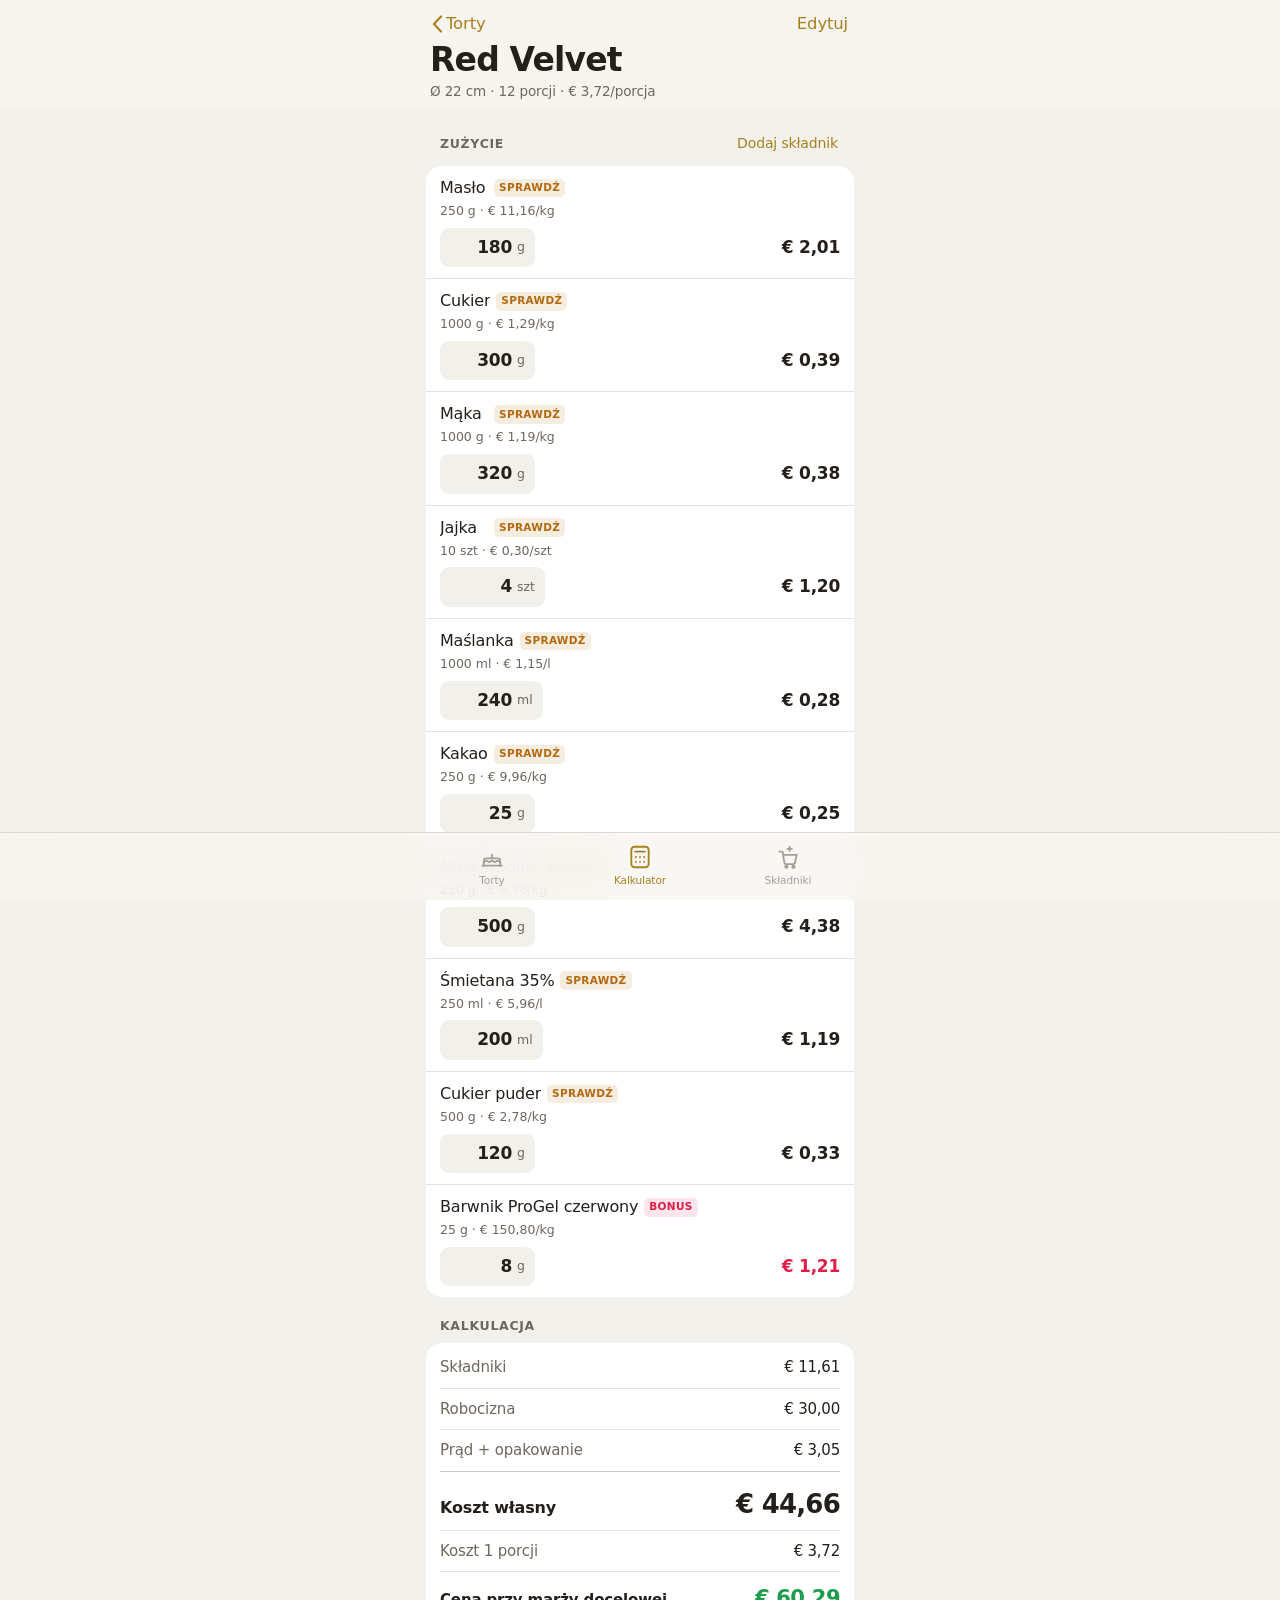
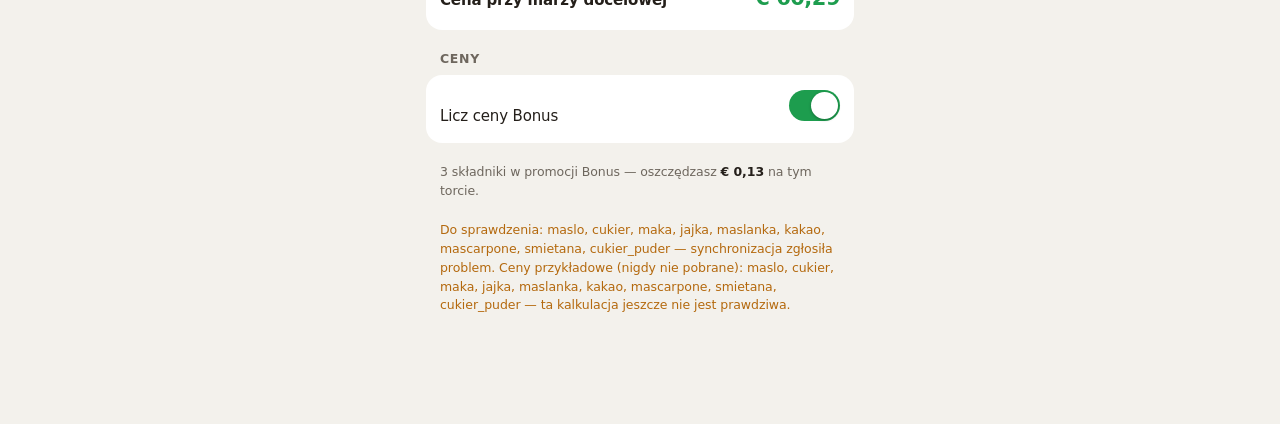
<file: docs/index.html>
<!doctype html>
<html lang="pl">
<head>
<meta charset="utf-8">
<meta name="viewport" content="width=device-width,initial-scale=1,viewport-fit=cover,maximum-scale=1">
<title>cukrowa dusza</title>
<meta name="description" content="Koszt tortu z aktualnych cen Albert Heijn.">
<meta name="theme-color" content="#F3F1EC" media="(prefers-color-scheme: light)">
<meta name="theme-color" content="#000000" media="(prefers-color-scheme: dark)">

<!-- iOS nadal wymaga tych meta do pelnego ekranu po dodaniu do ekranu domowego -->
<meta name="apple-mobile-web-app-capable" content="yes">
<meta name="apple-mobile-web-app-status-bar-style" content="default">
<meta name="apple-mobile-web-app-title" content="cukrowa dusza">
<link rel="apple-touch-icon" href="./icons/icon-180.png">

<link rel="manifest" href="./manifest.webmanifest">
<link rel="icon" href="./icons/icon-192.png" sizes="192x192">
<link rel="stylesheet" href="./app.css">
</head>
<body>

<!-- ───────── paski nawigacyjne ───────── -->
<header class="nav" data-nav="kalk">
  <div class="eyebrow">
    <button class="navbtn" data-act="back-to-cakes" type="button">
      <svg width="11" height="18" viewBox="0 0 11 18" fill="none" stroke="currentColor" stroke-width="2.2" stroke-linecap="round" stroke-linejoin="round"><path d="M9 1.5 2 9l7 7.5"/></svg>Torty
    </button>
    <button class="navbtn" data-act="edit-recipe" type="button">Edytuj</button>
  </div>
  <h1 data-bind="cake-name">—</h1>
  <p class="sub" data-bind="cake-sub"></p>
</header>

<header class="nav" data-nav="skl" hidden>
  <div class="eyebrow">
    <span></span>
    <button class="navbtn" data-act="new-ingredient" type="button">Dodaj produkt</button>
  </div>
  <h1>Składniki</h1>
  <p class="sub" data-bind="skl-sub"></p>
</header>

<header class="nav" data-nav="torty" hidden>
  <div class="eyebrow">
    <button class="navbtn" data-act="settings" type="button">Ustawienia</button>
    <button class="navbtn" data-act="new-recipe" type="button">Nowy tort</button>
  </div>
  <div class="brand">
    <img src="./icons/icon-192.png" alt="" width="30" height="30">
    <span class="wordmark" role="img" aria-label="cukrowa dusza"></span>
  </div>
  <h1>Torty</h1>
  <p class="sub" data-bind="torty-sub"></p>
</header>

<main>
  <!-- ───────── KALKULATOR ───────── -->
  <section class="screen" data-screen="kalk">
    <div class="ghead">
      <span>Zużycie</span>
      <button class="act navbtn" data-act="add-line" type="button" style="font-size:14px">Dodaj składnik</button>
    </div>
    <div class="group" data-bind="lines"></div>

    <div class="ghead">Kalkulacja</div>
    <div class="group pad" data-bind="summary"></div>

    <div class="ghead">Ceny</div>
    <div class="group pad">
      <div class="sline" style="padding:11px 0">
        <span class="k" style="color:var(--label)">Licz ceny Bonus</span>
        <button class="toggle" data-act="toggle-bonus" type="button" aria-pressed="true" aria-label="Licz ceny Bonus"></button>
      </div>
    </div>
    <p class="hint" data-bind="bonus-hint"></p>
    <p class="hint warn" data-bind="kalk-warn" hidden></p>
  </section>

  <!-- ───────── SKŁADNIKI ───────── -->
  <section class="screen" data-screen="skl" hidden>
    <div class="sync">
      <span class="dot" data-bind="sync-dot"></span>
      <div class="main">
        <div class="t" data-bind="sync-title">—</div>
        <div class="s" data-bind="sync-sub"></div>
      </div>
      <button type="button" data-act="refresh-prices" data-bind="refresh-btn">Odśwież</button>
    </div>
    <div data-bind="ingredients"></div>
    <p class="hint">Dotknij składnika, żeby wpisać cenę ręcznie. Ręczna cena wygrywa z synchronizacją i nie zostanie nadpisana.</p>
  </section>

  <!-- ───────── TORTY ───────── -->
  <section class="screen" data-screen="torty" hidden>
    <div data-bind="cakes"></div>
  </section>
</main>

<!-- ───────── pasek zakładek ───────── -->
<nav class="tabbar" aria-label="Nawigacja">
  <button type="button" data-go="torty" aria-pressed="false">
    <svg viewBox="0 0 24 24" fill="none" stroke="currentColor" stroke-width="1.7" stroke-linecap="round" stroke-linejoin="round"><path d="M3 20h18"/><path d="M4.5 20v-5.2c0-.9.7-1.6 1.6-1.6h11.8c.9 0 1.6.7 1.6 1.6V20"/><path d="M4.5 16.6c1.2 0 1.2-1.1 2.5-1.1s1.2 1.1 2.5 1.1 1.2-1.1 2.5-1.1 1.2 1.1 2.5 1.1 1.2-1.1 2.5-1.1 1.2 1.1 2.5 1.1"/><path d="M12 13V9.8"/></svg>
    <span>Torty</span>
  </button>
  <button type="button" data-go="kalk" aria-pressed="true">
    <svg viewBox="0 0 24 24" fill="none" stroke="currentColor" stroke-width="1.7" stroke-linecap="round" stroke-linejoin="round"><rect x="4" y="2.5" width="16" height="19" rx="3"/><path d="M7.5 7h9"/><circle cx="8.2" cy="12" r=".9" fill="currentColor" stroke="none"/><circle cx="12" cy="12" r=".9" fill="currentColor" stroke="none"/><circle cx="15.8" cy="12" r=".9" fill="currentColor" stroke="none"/><circle cx="8.2" cy="16.5" r=".9" fill="currentColor" stroke="none"/><circle cx="12" cy="16.5" r=".9" fill="currentColor" stroke="none"/><circle cx="15.8" cy="16.5" r=".9" fill="currentColor" stroke="none"/></svg>
    <span>Kalkulator</span>
  </button>
  <button type="button" data-go="skl" aria-pressed="false">
    <svg viewBox="0 0 24 24" fill="none" stroke="currentColor" stroke-width="1.7" stroke-linecap="round" stroke-linejoin="round"><path d="M4 7h3l1.6 10.2a1.6 1.6 0 0 0 1.6 1.4h6.6a1.6 1.6 0 0 0 1.6-1.3L20 10H7.3"/><circle cx="10.5" cy="21" r="1.1"/><circle cx="17" cy="21" r="1.1"/><path d="M13.5 2.5v4"/><path d="M11.5 4.5h4"/></svg>
    <span>Składniki</span>
  </button>
</nav>

<!-- ───────── arkusz: edycja tortu ───────── -->
<div class="sheet" data-sheet="recipe" hidden role="dialog" aria-modal="true" aria-label="Tort">
  <button class="scrim" data-act="close-sheet" type="button" aria-label="Zamknij"></button>
  <div class="panel">
    <div class="grab"></div>
    <div class="shead">
      <button class="navbtn" data-act="close-sheet" type="button">Anuluj</button>
      <h2 data-bind="recipe-sheet-title">Tort</h2>
      <button class="navbtn" data-act="save-recipe" type="button" style="font-weight:600">Gotowe</button>
    </div>
    <div class="group">
      <div class="field"><label for="r-name">Nazwa</label>
        <div class="fin"><input id="r-name" class="wide" type="text" autocomplete="off" placeholder="np. Red Velvet"></div></div>
      <div class="field"><label for="r-diameter">Średnica</label>
        <div class="fin"><input id="r-diameter" type="text" inputmode="decimal"><span class="unit">cm</span></div></div>
      <div class="field"><label for="r-slices">Porcje</label>
        <div class="fin"><input id="r-slices" type="text" inputmode="numeric"><span class="unit">szt</span></div></div>
      <div class="field"><label for="r-hours">Czas pracy</label>
        <div class="fin"><input id="r-hours" type="text" inputmode="decimal"><span class="unit">godz</span></div></div>
      <div class="field"><label for="r-overhead">Prąd + opakowanie</label>
        <div class="fin"><input id="r-overhead" type="text" inputmode="decimal"><span class="unit">€</span></div></div>
      <div class="field"><label for="r-price">Cena sprzedaży</label>
        <div class="fin"><input id="r-price" type="text" inputmode="decimal" placeholder="auto"><span class="unit">€</span></div></div>
    </div>
    <p class="hint">Cena sprzedaży puste = licz z marży z Ustawień. Wpisana ręcznie = aplikacja pokaże realną marżę i ostrzeże, gdy spadnie poniżej progu.</p>

    <div class="ghead">Przeskaluj na inną średnicę</div>
    <div class="group">
      <div class="field"><label for="r-scale">Nowa średnica</label>
        <div class="fin"><input id="r-scale" type="text" inputmode="decimal" placeholder="24"><span class="unit">cm</span></div></div>
    </div>
    <button class="bigbtn secondary" data-act="scale-recipe" type="button">Przelicz gramatury</button>
    <p class="hint">Liczy się powierzchnia blatu, nie średnica — Ø22 → Ø24 to ×1,19.</p>

    <button class="bigbtn destructive" data-act="delete-recipe" type="button">Usuń tort</button>
  </div>
</div>

<!-- ───────── arkusz: dodaj składnik do receptury ───────── -->
<div class="sheet" data-sheet="addLine" hidden role="dialog" aria-modal="true" aria-label="Dodaj składnik">
  <button class="scrim" data-act="close-sheet" type="button" aria-label="Zamknij"></button>
  <div class="panel">
    <div class="grab"></div>
    <div class="shead">
      <button class="navbtn" data-act="close-sheet" type="button">Anuluj</button>
      <h2>Dodaj składnik</h2>
      <span style="width:52px"></span>
    </div>
    <div class="group" data-bind="addline-list"></div>
  </div>
</div>

<!-- ───────── arkusz: ręczna cena składnika ───────── -->
<div class="sheet" data-sheet="price" hidden role="dialog" aria-modal="true" aria-label="Cena składnika">
  <button class="scrim" data-act="close-sheet" type="button" aria-label="Zamknij"></button>
  <div class="panel">
    <div class="grab"></div>
    <div class="shead">
      <button class="navbtn" data-act="close-sheet" type="button">Anuluj</button>
      <h2 data-bind="price-sheet-title">Cena</h2>
      <button class="navbtn" data-act="save-price" type="button" style="font-weight:600">Gotowe</button>
    </div>
    <div class="group">
      <div class="field"><label for="p-price">Cena opakowania</label>
        <div class="fin"><input id="p-price" type="text" inputmode="decimal"><span class="unit">€</span></div></div>
      <div class="field"><label>Opakowanie</label>
        <div class="fin"><span class="unit" data-bind="price-sheet-pack" style="min-width:auto"></span></div></div>
    </div>
    <p class="hint" data-bind="price-sheet-hint"></p>
    <button class="bigbtn secondary" data-act="clear-price" type="button">Wróć do ceny z Albert Heijn</button>
  </div>
</div>

<!-- ───────── arkusz: nowy produkt ───────── -->
<div class="sheet" data-sheet="newIngredient" hidden role="dialog" aria-modal="true" aria-label="Nowy produkt">
  <button class="scrim" data-act="close-sheet" type="button" aria-label="Zamknij"></button>
  <div class="panel">
    <div class="grab"></div>
    <div class="shead">
      <button class="navbtn" data-act="close-sheet" type="button">Anuluj</button>
      <h2>Nowy produkt</h2>
      <button class="navbtn" data-act="save-ingredient" type="button" style="font-weight:600">Dodaj</button>
    </div>

    <div class="ghead">Skąd brać cenę</div>
    <div class="switch2" role="group" aria-label="Sklep">
      <button type="button" data-shop="baktotaal" aria-pressed="true">Baktotaal</button>
      <button type="button" data-shop="ah" aria-pressed="false">Albert Heijn</button>
      <button type="button" data-shop="manual" aria-pressed="false">Ręcznie</button>
    </div>

    <div class="group" style="margin-top:12px">
      <div class="field"><label for="n-name">Nazwa</label>
        <div class="fin"><input id="n-name" class="wide" type="text" autocomplete="off"
               placeholder="np. Podkład Ø25 cm"></div></div>
      <div class="field"><label for="n-pack">Opakowanie</label>
        <div class="fin"><input id="n-pack" type="text" inputmode="decimal" value="1">
          <select id="n-unit"><option value="szt">szt</option><option value="g">g</option>
            <option value="ml">ml</option></select></div></div>
      <div class="field" data-when="baktotaal"><label for="n-url">Adres strony</label>
        <div class="fin"><input id="n-url" class="wide" type="url" inputmode="url"
               autocomplete="off" placeholder="wklej z baktotaal.nl"></div></div>
      <div class="field" data-when="ah" hidden><label for="n-ah">Kod EAN lub nazwa</label>
        <div class="fin"><input id="n-ah" class="wide" type="text" autocomplete="off"
               placeholder="8710400514206"></div></div>
      <div class="field" data-when="manual" hidden><label for="n-price">Cena opakowania</label>
        <div class="fin"><input id="n-price" type="text" inputmode="decimal"><span class="unit">€</span></div></div>
    </div>
    <p class="hint" data-bind="new-hint"></p>
    <p class="hint warn" data-bind="new-status" hidden></p>
  </div>
</div>

<!-- ───────── arkusz: ustawienia ───────── -->
<div class="sheet" data-sheet="settings" hidden role="dialog" aria-modal="true" aria-label="Ustawienia">
  <button class="scrim" data-act="close-sheet" type="button" aria-label="Zamknij"></button>
  <div class="panel">
    <div class="grab"></div>
    <div class="shead">
      <span style="width:52px"></span>
      <h2>Ustawienia</h2>
      <button class="navbtn" data-act="save-settings" type="button" style="font-weight:600">Gotowe</button>
    </div>
    <div class="group">
      <div class="field"><label for="s-rate">Stawka godzinowa</label>
        <div class="fin"><input id="s-rate" type="text" inputmode="decimal"><span class="unit">€</span></div></div>
      <div class="field"><label for="s-margin">Marża docelowa</label>
        <div class="fin"><input id="s-margin" type="text" inputmode="decimal"><span class="unit">%</span></div></div>
      <div class="field"><label for="s-alert">Alarm poniżej marży</label>
        <div class="fin"><input id="s-alert" type="text" inputmode="decimal"><span class="unit">%</span></div></div>
    </div>

    <div class="ghead">Połączenie z GitHubem</div>
    <div class="group">
      <div class="field"><label for="g-owner">Właściciel</label>
        <div class="fin"><input id="g-owner" class="wide" type="text" autocomplete="off"
               autocapitalize="none" spellcheck="false" placeholder="nazwa użytkownika"></div></div>
      <div class="field"><label for="g-repo">Repozytorium</label>
        <div class="fin"><input id="g-repo" class="wide" type="text" autocomplete="off"
               autocapitalize="none" spellcheck="false" placeholder="cukrowa-dusza"></div></div>
      <div class="field"><label for="g-token">Token</label>
        <div class="fin"><input id="g-token" class="wide" type="password" autocomplete="off"
               autocapitalize="none" spellcheck="false" placeholder="github_pat_…"></div></div>
    </div>
    <button class="bigbtn secondary" data-act="test-github" type="button">Sprawdź połączenie</button>
    <p class="hint" data-bind="gh-status">Token zostaje <b>tylko na tym telefonie</b> — nigdy nie trafia
      do repozytorium, bo ono jest publiczne. Potrzebny zakres: <b>Actions: write</b> dla tego repo.</p>

    <div class="ghead">Kopia zapasowa</div>
    <div class="group pad">
      <p class="hint" style="padding:10px 0">Receptury i marże są tylko na tym telefonie — repozytorium jest publiczne, więc nic prywatnego do niego nie trafia. To jedyna droga do kopii zapasowej.</p>
    </div>
    <button class="bigbtn secondary" data-act="export" type="button">Zapisz kopię do Plików</button>
    <button class="bigbtn secondary" data-act="import" type="button">Wczytaj kopię</button>
    <input type="file" accept="application/json,.json" data-bind="import-input" hidden>

    <div class="ghead">O aplikacji</div>
    <div class="brandblock">
      <img src="./icons/icon-512.png" alt="Logo cukrowa dusza" width="76" height="76">
      <div>
        <span class="wordmark big" role="img" aria-label="cukrowa dusza"></span>
        <div class="bs">Kalkulator kosztu tortów</div>
      </div>
    </div>
    <div class="group pad">
      <div class="sline"><span class="k">Wersja</span><span class="v selectable" data-bind="app-version">—</span></div>
      <div class="sline"><span class="k">Ceny z dnia</span><span class="v" data-bind="app-synced">—</span></div>
      <div class="sline"><span class="k">Dane zabezpieczone</span><span class="v" data-bind="app-persist">—</span></div>
    </div>
  </div>
</div>

<div class="toast" data-bind="toast" hidden role="status" aria-live="polite"></div>

<script type="module" src="./js/app.js"></script>
</body>
</html>
</file>
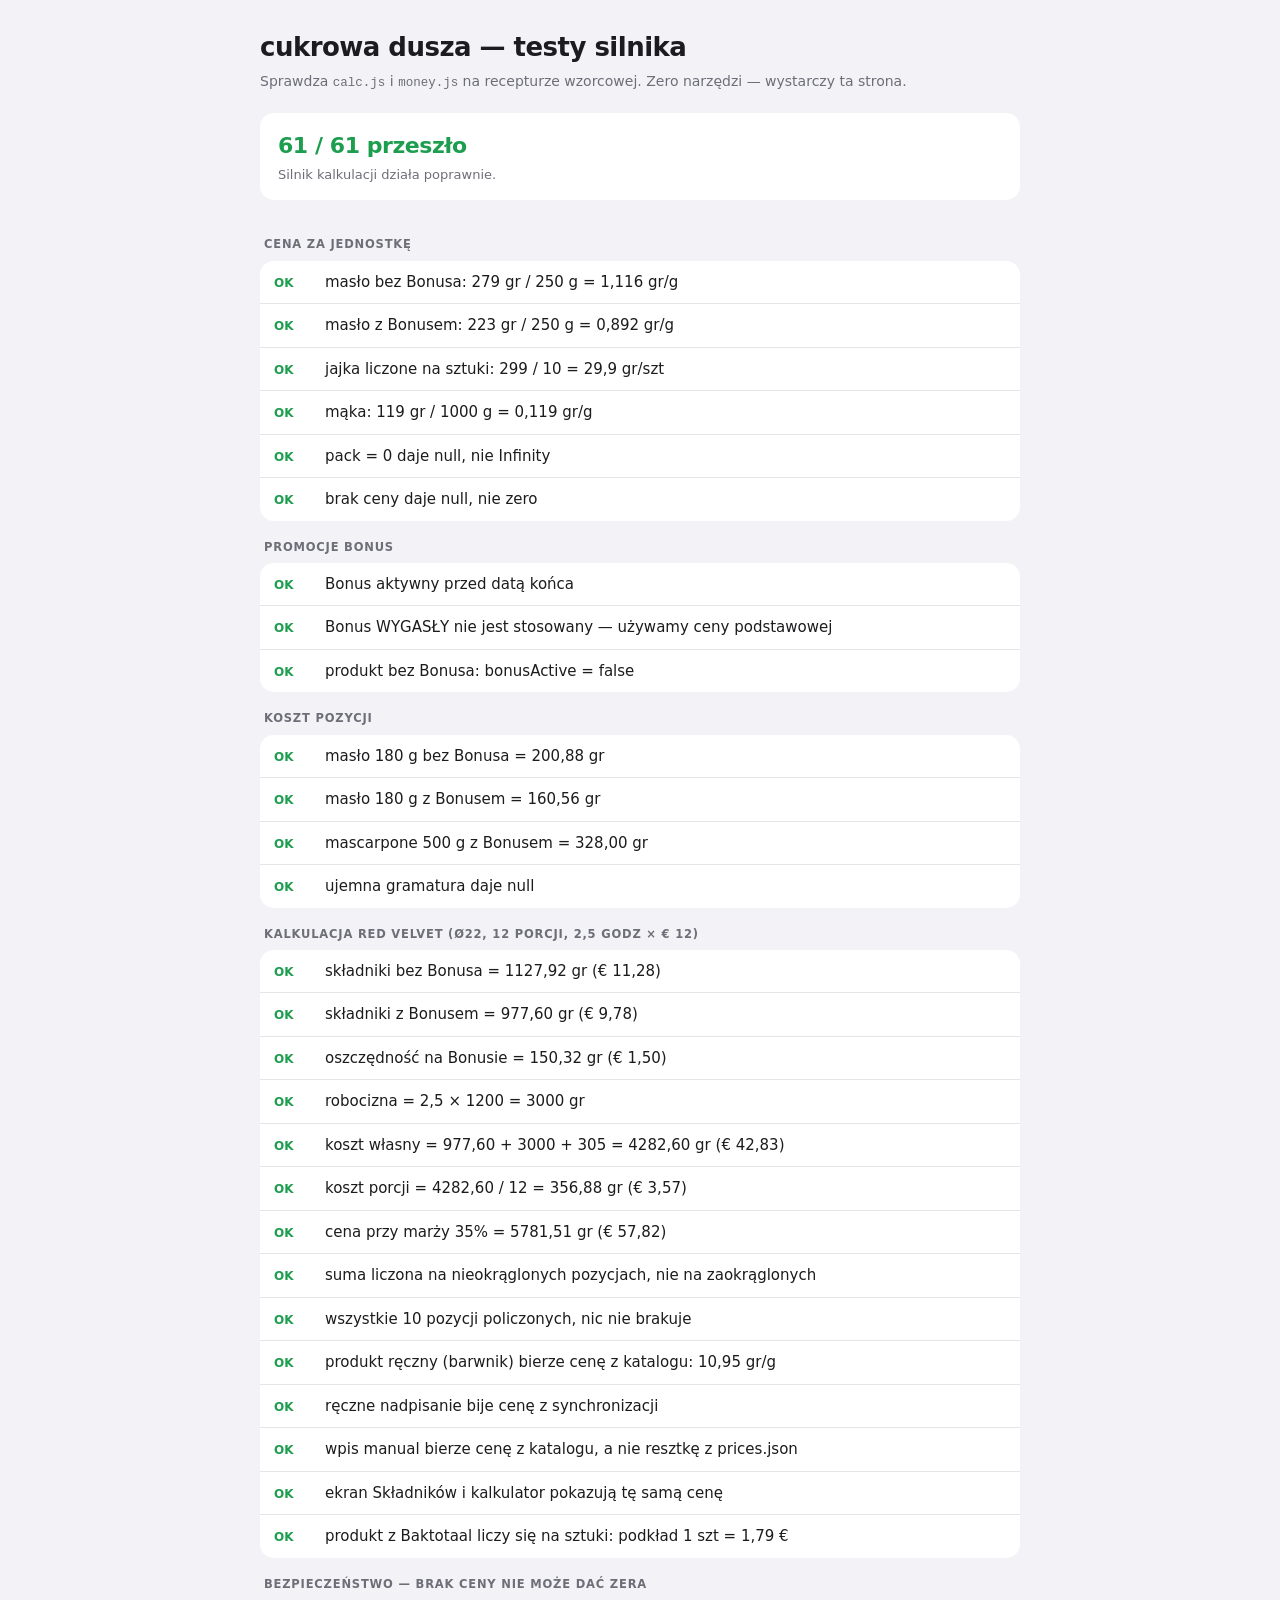
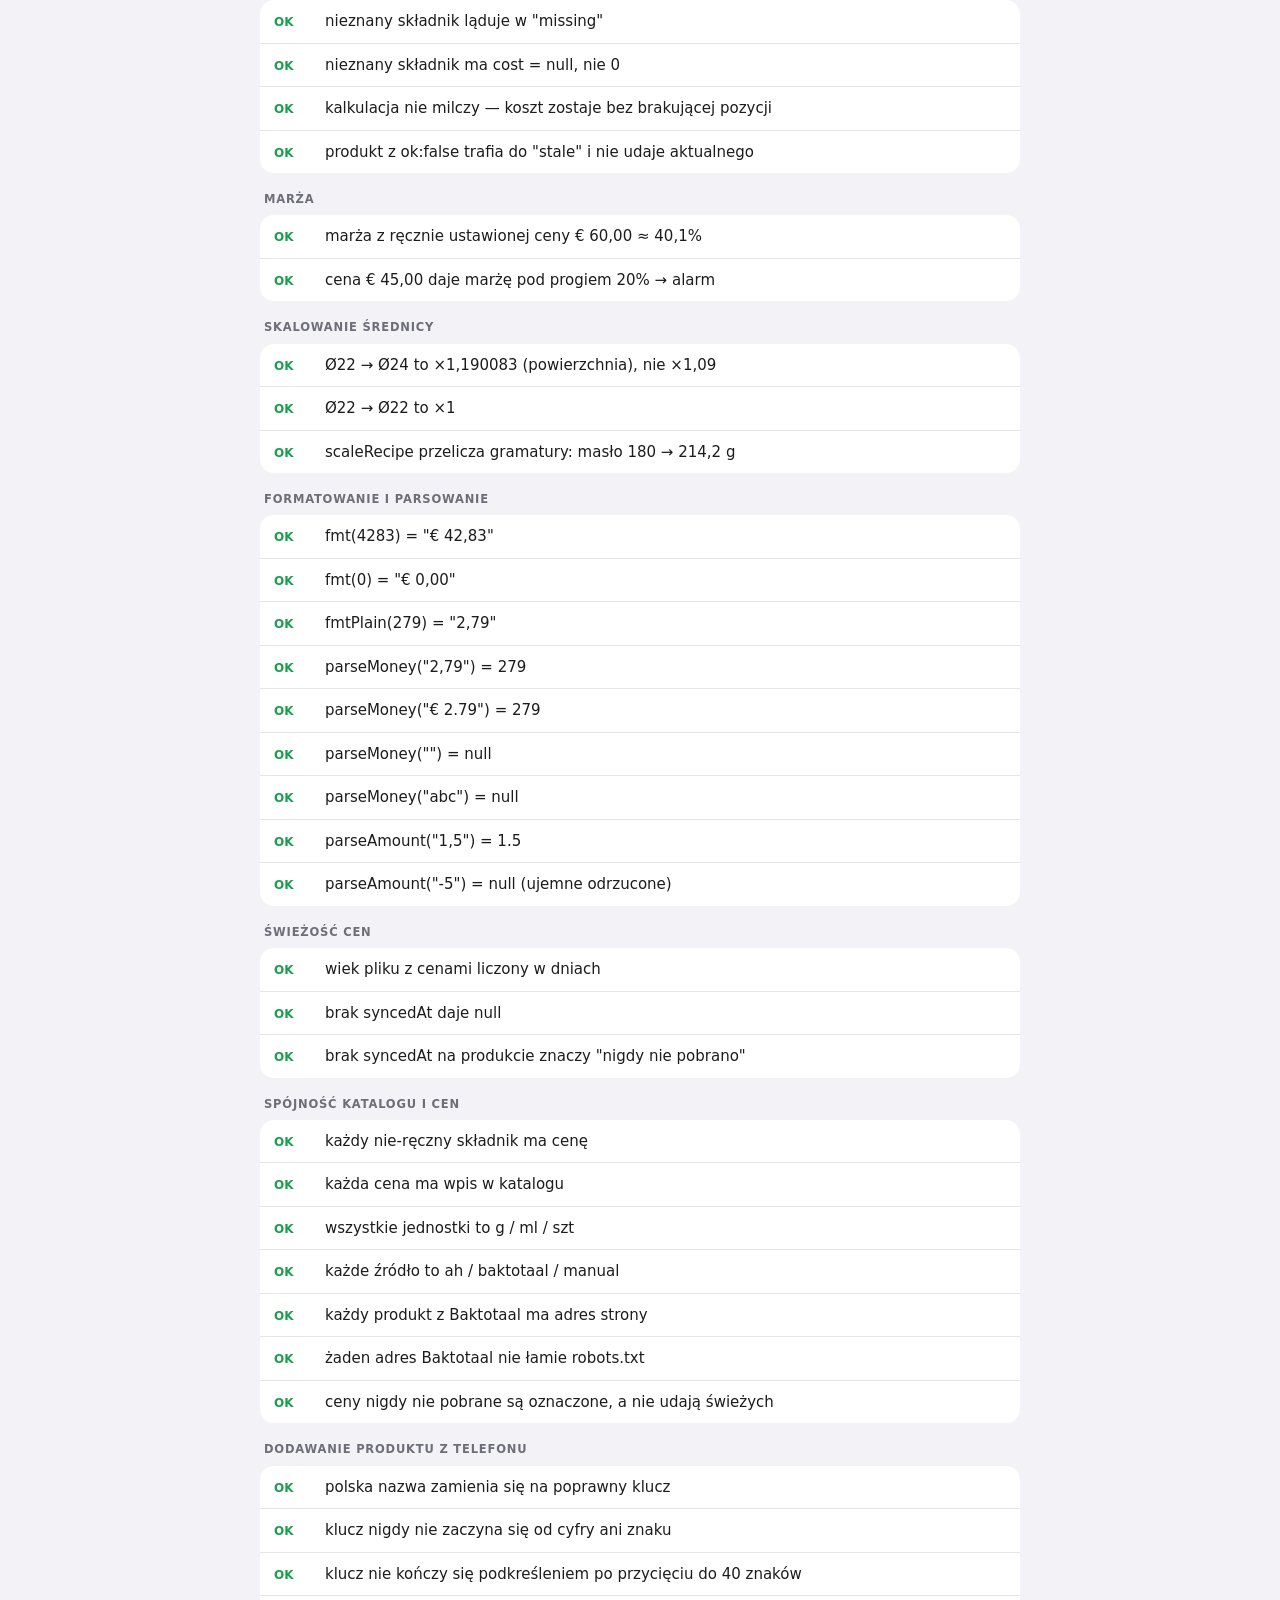
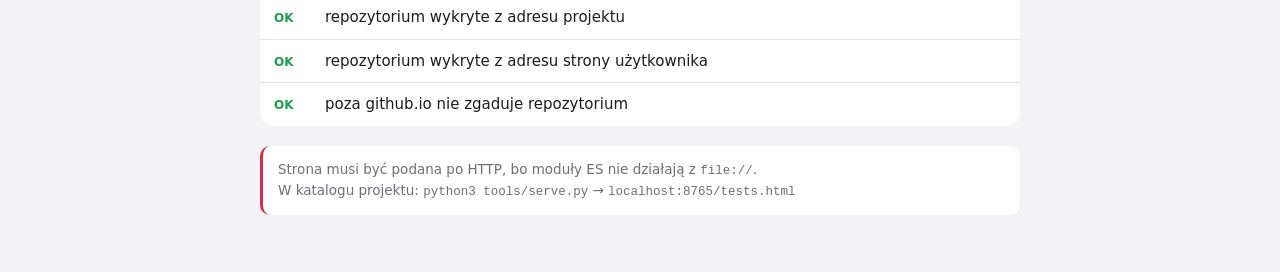
<file: docs/tests.html>
<!doctype html>
<html lang="pl">
<head>
<meta charset="utf-8">
<meta name="viewport" content="width=device-width,initial-scale=1">
<title>cukrowa dusza — testy</title>
<style>
  :root{--bg:#F2F2F7;--card:#fff;--ink:#1C1C1E;--dim:#6E6E78;--ok:#1D9D4E;--bad:#D92B45;--sep:rgba(60,60,67,.13)}
  @media(prefers-color-scheme:dark){:root{--bg:#000;--card:#1C1C1E;--ink:#F3F3F6;--dim:#9B9BA3;--ok:#3EDC72;--bad:#FF566F;--sep:rgba(84,84,88,.42)}}
  *{box-sizing:border-box}
  body{margin:0;background:var(--bg);color:var(--ink);font:15px/1.5 -apple-system,BlinkMacSystemFont,system-ui,sans-serif;padding:28px 18px 60px}
  .wrap{max-width:760px;margin:0 auto}
  h1{font-size:26px;letter-spacing:-.02em;margin:0 0 4px}
  .lede{color:var(--dim);margin:0 0 20px;font-size:14px}
  #sum{background:var(--card);border-radius:14px;padding:16px 18px;margin-bottom:18px;font-variant-numeric:tabular-nums}
  #sum b{font-size:22px;letter-spacing:-.02em}
  .grp{font-size:11.5px;font-weight:700;text-transform:uppercase;letter-spacing:.07em;color:var(--dim);padding:18px 4px 7px}
  .list{background:var(--card);border-radius:14px;overflow:hidden}
  .t{display:flex;gap:11px;padding:10px 14px;border-top:.5px solid var(--sep);align-items:baseline}
  .t:first-child{border-top:0}
  .m{flex:0 0 auto;font-weight:700;font-size:12px;width:40px}
  .m.p{color:var(--ok)} .m.f{color:var(--bad)}
  .n{flex:1 1 auto;min-width:0}
  .d{color:var(--bad);font-size:12.5px;font-family:ui-monospace,Menlo,monospace;margin-top:3px;word-break:break-all}
  .hint{background:var(--card);border-left:3px solid var(--bad);border-radius:10px;padding:13px 15px;margin-top:20px;font-size:13.5px;color:var(--dim)}
  code{font-family:ui-monospace,Menlo,monospace;font-size:12.5px}
</style>
</head>
<body>
<div class="wrap">
  <h1>cukrowa dusza — testy silnika</h1>
  <p class="lede">Sprawdza <code>calc.js</code> i <code>money.js</code> na recepturze wzorcowej. Zero narzędzi — wystarczy ta strona.</p>
  <div id="sum">uruchamiam…</div>
  <div id="out"></div>
  <div class="hint">
    Strona musi być podana po HTTP, bo moduły ES nie działają z <code>file://</code>.<br>
    W katalogu projektu: <code>python3 tools/serve.py</code> → <code>localhost:8765/tests.html</code>
  </div>
</div>

<script type="module">
import { fmt, fmtPlain, parseMoney, parseAmount } from './js/money.js';
import { ingredientList } from './js/prices.js';
import { cakeCost, unitPrice, lineCost, bonusActive, resolveProduct, sourceOf,
         diameterFactor, scaleRecipe, pricesAgeDays, catalogKey } from './js/calc.js';
import { detectRepo } from './js/github.js';

const out = document.getElementById('out');
let pass = 0, fail = 0, group = null;

function grp(name){ group = document.createElement('div');
  const h = document.createElement('div'); h.className='grp'; h.textContent=name;
  const l = document.createElement('div'); l.className='list';
  out.append(h, l); group = l; }

function t(name, fn){
  let okFlag = true, detail = '';
  try {
    const r = fn();
    // Test asynchroniczny przeszedlby tu zawsze, bo odrzucona obietnica nie
    // trafi do catch. Lepiej go odrzucic glosno niz zafarbowac na zielono.
    if (r && typeof r.then === 'function')
      throw new Error('test asynchroniczny - harness obsluguje tylko synchroniczne');
  } catch(e){ okFlag = false; detail = e.message; }
  okFlag ? pass++ : fail++;
  const row = document.createElement('div'); row.className = 't';
  row.innerHTML = `<span class="m ${okFlag?'p':'f'}">${okFlag?'OK':'BŁĄD'}</span>
    <span class="n">${name}${detail?`<div class="d">${detail}</div>`:''}</span>`;
  group.appendChild(row);
}
const near = (a, b, tol=0.005) => {
  if (a == null || !Number.isFinite(a)) throw new Error(`oczekiwano ~${b}, dostano ${a}`);
  if (Math.abs(a-b) > tol) throw new Error(`oczekiwano ~${b}, dostano ${a} (różnica ${(a-b).toFixed(4)})`);
};
// Porownanie gleboke — inaczej tablice porownywalyby sie po referencji.
const eq = (a, b) => {
  const sa = JSON.stringify(a), sb = JSON.stringify(b);
  if (sa !== sb) throw new Error(`oczekiwano ${sb}, dostano ${sa}`);
};
const isNull = a => { if (a !== null) throw new Error(`oczekiwano null, dostano ${JSON.stringify(a)}`); };

// Dane wzorcowe sa WPISANE NA STALE, nie brane z data/*.json.
// Wczesniej testy czytaly zywe ceny i psuly sie, gdy sklep zmienil cene
// barwnika - a wtedy czerwony ekran nie znaczy "silnik zepsuty", tylko
// "ktos podniosl cene". Test ma sprawdzac arytmetyke, nie rynek.
const catalog = {
  maslo:        { name:'Masło',        source:'ah', pack:250,  unit:'g' },
  cukier:       { name:'Cukier',       source:'ah', pack:1000, unit:'g' },
  maka:         { name:'Mąka',         source:'ah', pack:1000, unit:'g' },
  jajka:        { name:'Jajka',        source:'ah', pack:10,   unit:'szt' },
  maslanka:     { name:'Maślanka',     source:'ah', pack:1000, unit:'ml' },
  kakao:        { name:'Kakao',        source:'ah', pack:250,  unit:'g' },
  mascarpone:   { name:'Mascarpone',   source:'ah', pack:250,  unit:'g' },
  smietana:     { name:'Śmietana 35%', source:'ah', pack:250,  unit:'ml' },
  cukier_puder: { name:'Cukier puder', source:'ah', pack:500,  unit:'g' },
  barwnik:      { name:'Barwnik',      source:'manual', pack:20, unit:'g', price:219 },
  podklad:      { name:'Podkład Ø22',  source:'baktotaal', pack:1, unit:'szt',
                  url:'https://www.baktotaal.nl/cakeboard-zilver-rond-o22cm' },
};
const S = t => ({ syncedAt: t });
const prices = { syncedAt:'2026-10-16T05:15:00Z', products: {
  maslo:        { price:279, bonusPrice:223, bonusUntil:'2026-10-19', ok:true, source:'ah', syncedAt:'2026-10-16T05:15:00Z' },
  cukier:       { price:129, bonusPrice:null, ok:true, source:'ah', syncedAt:'2026-10-16T05:15:00Z' },
  maka:         { price:119, bonusPrice:null, ok:true, source:'ah', syncedAt:'2026-10-16T05:15:00Z' },
  jajka:        { price:299, bonusPrice:null, ok:true, source:'ah', syncedAt:'2026-10-16T05:15:00Z' },
  maslanka:     { price:115, bonusPrice:null, ok:true, source:'ah', syncedAt:'2026-10-16T05:15:00Z' },
  kakao:        { price:249, bonusPrice:null, ok:true, source:'ah', syncedAt:'2026-10-16T05:15:00Z' },
  mascarpone:   { price:219, bonusPrice:164, bonusUntil:'2026-10-19', ok:true, source:'ah', syncedAt:'2026-10-16T05:15:00Z' },
  smietana:     { price:149, bonusPrice:null, ok:true, source:'ah', syncedAt:'2026-10-16T05:15:00Z' },
  cukier_puder: { price:139, bonusPrice:null, ok:true, source:'ah', syncedAt:'2026-10-16T05:15:00Z' },
  podklad:      { price:179, bonusPrice:null, ok:true, source:'baktotaal', syncedAt:'2026-10-16T05:15:00Z' },
}};

// Pliki z dysku sprawdzamy osobno - tylko strukturalnie, bez magicznych liczb.
const [realCatalog, realPrices] = await Promise.all([
  fetch('./data/catalog.json').then(r => r.json()),
  fetch('./data/prices.json').then(r => r.json()),
]);

const RECIPE = { name:'Red Velvet', diameter:22, slices:12, hours:2.5, overhead:305,
  lines:[{key:'maslo',amount:180},{key:'cukier',amount:300},{key:'maka',amount:320},
         {key:'jajka',amount:4},{key:'maslanka',amount:240},{key:'kakao',amount:25},
         {key:'mascarpone',amount:500},{key:'smietana',amount:200},
         {key:'cukier_puder',amount:120},{key:'barwnik',amount:8}] };
const SETTINGS = { hourlyRate:1200, marginPct:0.35, marginAlert:0.20 };
const DAY = new Date('2026-10-17T12:00:00Z');       // Bonus jeszcze aktywny
const opt = (useBonus) => ({ useBonus, today: DAY });

// ───────── cena jednostkowa
grp('Cena za jednostkę');
const maslo = resolveProduct('maslo', catalog, prices);
t('masło bez Bonusa: 279 gr / 250 g = 1,116 gr/g', () => near(unitPrice(maslo, opt(false)), 1.116));
t('masło z Bonusem: 223 gr / 250 g = 0,892 gr/g',  () => near(unitPrice(maslo, opt(true)),  0.892));
t('jajka liczone na sztuki: 299 / 10 = 29,9 gr/szt',
  () => near(unitPrice(resolveProduct('jajka', catalog, prices), opt(true)), 29.9));
t('mąka: 119 gr / 1000 g = 0,119 gr/g',
  () => near(unitPrice(resolveProduct('maka', catalog, prices), opt(true)), 0.119));
t('pack = 0 daje null, nie Infinity',
  () => isNull(unitPrice({ pack:0, price:279 }, opt(true))));
t('brak ceny daje null, nie zero',
  () => isNull(unitPrice({ pack:250, price:null }, opt(true))));

// ───────── Bonus
grp('Promocje Bonus');
t('Bonus aktywny przed datą końca',
  () => eq(bonusActive({bonusPrice:223, bonusUntil:'2026-10-19'}, DAY), true));
t('Bonus WYGASŁY nie jest stosowany — używamy ceny podstawowej', () => {
  const stary = { pack:250, price:279, bonusPrice:223, bonusUntil:'2026-10-10' };
  eq(bonusActive(stary, DAY), false);
  near(unitPrice(stary, opt(true)), 1.116);
});
t('produkt bez Bonusa: bonusActive = false',
  () => eq(bonusActive({ bonusPrice:null }, DAY), false));

// ───────── koszt pozycji
grp('Koszt pozycji');
t('masło 180 g bez Bonusa = 200,88 gr', () => near(lineCost(180, maslo, opt(false)), 200.88));
t('masło 180 g z Bonusem = 160,56 gr',   () => near(lineCost(180, maslo, opt(true)),  160.56));
t('mascarpone 500 g z Bonusem = 328,00 gr',
  () => near(lineCost(500, resolveProduct('mascarpone', catalog, prices), opt(true)), 328));
t('ujemna gramatura daje null', () => isNull(lineCost(-5, maslo, opt(true))));

// ───────── pełna kalkulacja
grp('Kalkulacja Red Velvet (Ø22, 12 porcji, 2,5 godz × € 12)');
const bez = cakeCost(RECIPE, catalog, prices, SETTINGS, opt(false));
const zB  = cakeCost(RECIPE, catalog, prices, SETTINGS, opt(true));
t('składniki bez Bonusa = 1127,92 gr (€ 11,28)', () => near(bez.ingredients, 1127.92, 0.01));
t('składniki z Bonusem = 977,60 gr (€ 9,78)',    () => near(zB.ingredients,  977.60, 0.01));
t('oszczędność na Bonusie = 150,32 gr (€ 1,50)', () => near(zB.bonusSavings, 150.32, 0.01));
t('robocizna = 2,5 × 1200 = 3000 gr',            () => near(zB.labour, 3000));
t('koszt własny = 977,60 + 3000 + 305 = 4282,60 gr (€ 42,83)',
  () => near(zB.total, 4282.60, 0.01));
t('koszt porcji = 4282,60 / 12 = 356,88 gr (€ 3,57)', () => near(zB.perSlice, 356.8833, 0.01));
t('cena przy marży 35% = 5781,51 gr (€ 57,82)',       () => near(zB.suggestedPrice, 5781.51, 0.02));
t('suma liczona na nieokrąglonych pozycjach, nie na zaokrąglonych', () => {
  const zaokr = zB.lines.reduce((s,l) => s + Math.round(l.cost), 0);
  if (Math.round(zB.ingredients) === zaokr)
    throw new Error('test nie odróżnia metod — popraw dane wzorcowe');
  near(zB.ingredients, 977.60, 0.01);
});
t('wszystkie 10 pozycji policzonych, nic nie brakuje', () => {
  eq(zB.lines.length, 10); eq(zB.missing.length, 0); eq(zB.stale.length, 0);
});
t('produkt ręczny (barwnik) bierze cenę z katalogu: 10,95 gr/g', () => {
  const l = zB.lines.find(x => x.key === 'barwnik');
  eq(l.source, 'manual'); near(l.unitPrice, 10.95); near(l.cost, 87.6);
});
t('ręczne nadpisanie bije cenę z synchronizacji', () => {
  const c = { x: { name:'X', source:'ah', pack:100, unit:'g' } };
  const p = { products: { x: { price:500, ok:true, syncedAt:'2026-10-16T05:15:00Z',
                               overridden:true } } };
  const r = resolveProduct('x', c, p);
  eq(r.price, 500); eq(r.overridden, true); eq(r.synced, true);
});
t('wpis manual bierze cenę z katalogu, a nie resztkę z prices.json', () => {
  const c = { x: { name:'X', source:'manual', pack:100, unit:'g', price:219 } };
  const p = { products: { x: { price:999, ok:true } } };   // stara resztka po AH
  eq(resolveProduct('x', c, p).price, 219);
});
t('ekran Składników i kalkulator pokazują tę samą cenę', () => {
  const c = { x: { name:'X', source:'manual', pack:100, unit:'g', price:219 } };
  const p = { products: { x: { price:999, ok:true } } };
  const zListy = ingredientList(c, p)[0].price;
  const zKalkulatora = resolveProduct('x', c, p).price;
  eq(zListy, zKalkulatora);
});
t('produkt z Baktotaal liczy się na sztuki: podkład 1 szt = 1,79 €', () => {
  const r = cakeCost({ ...RECIPE, lines:[{ key:'podklad', amount:1 }] },
                     catalog, prices, SETTINGS, opt(true));
  eq(r.lines[0].source, 'baktotaal');
  near(r.lines[0].cost, 179);
});

// ───────── bezpieczeństwo: brakująca cena
grp('Bezpieczeństwo — brak ceny NIE może dać zera');
const dziura = { ...RECIPE, lines:[...RECIPE.lines, { key:'pistacje', amount:150 }] };
const zDziura = cakeCost(dziura, catalog, prices, SETTINGS, opt(true));
t('nieznany składnik ląduje w "missing"', () => eq(zDziura.missing, ['pistacje']));
t('nieznany składnik ma cost = null, nie 0',
  () => isNull(zDziura.lines.find(l => l.key === 'pistacje').cost));
t('kalkulacja nie milczy — koszt zostaje bez brakującej pozycji', () => {
  near(zDziura.ingredients, zB.ingredients, 0.01);
  if (zDziura.missing.length === 0) throw new Error('brak ostrzeżenia o brakującym składniku');
});
t('produkt z ok:false trafia do "stale" i nie udaje aktualnego', () => {
  const p = JSON.parse(JSON.stringify(prices));
  p.products.maslo.ok = false;
  const r = cakeCost(RECIPE, catalog, p, SETTINGS, opt(true));
  eq(r.stale, ['maslo']);
});

// ───────── marża
grp('Marża');
t('marża z ręcznie ustawionej ceny € 60,00 ≈ 40,1%', () => {
  const r = cakeCost({ ...RECIPE, price:6000 }, catalog, prices, SETTINGS, opt(true));
  near(r.actualMargin, (6000-4282.6)/4282.6, 0.0001); eq(r.marginLow, false);
});
t('cena € 45,00 daje marżę pod progiem 20% → alarm', () => {
  const r = cakeCost({ ...RECIPE, price:4500 }, catalog, prices, SETTINGS, opt(true));
  eq(r.marginLow, true);
});

// ───────── skalowanie średnicy
grp('Skalowanie średnicy');
t('Ø22 → Ø24 to ×1,190083 (powierzchnia), nie ×1,09', () => {
  near(diameterFactor(22, 24), 1.190083, 0.000001);
  if (Math.abs(diameterFactor(22,24) - 24/22) < 0.01)
    throw new Error('skalowanie liczy średnicę zamiast powierzchni');
});
t('Ø22 → Ø22 to ×1', () => near(diameterFactor(22, 22), 1));
t('scaleRecipe przelicza gramatury: masło 180 → 214,2 g', () => {
  const s = scaleRecipe(RECIPE, 24);
  near(s.lines.find(l => l.key==='maslo').amount, 214.2, 0.05);
  eq(s.diameter, 24); eq(s.slices, 14);
});

// ───────── pieniądze
grp('Formatowanie i parsowanie');
t('fmt(4283) = "€ 42,83"',      () => eq(fmt(4282.6), '€ 42,83'));
t('fmt(0) = "€ 0,00"',           () => eq(fmt(0), '€ 0,00'));
t('fmtPlain(279) = "2,79"',      () => eq(fmtPlain(279), '2,79'));
t('parseMoney("2,79") = 279',    () => eq(parseMoney('2,79'), 279));
t('parseMoney("€ 2.79") = 279',  () => eq(parseMoney('€ 2.79'), 279));
t('parseMoney("") = null',       () => isNull(parseMoney('')));
t('parseMoney("abc") = null',    () => isNull(parseMoney('abc')));
t('parseAmount("1,5") = 1.5',    () => eq(parseAmount('1,5'), 1.5));
t('parseAmount("-5") = null (ujemne odrzucone)', () => isNull(parseAmount('-5')));

// ───────── świeżość cen
grp('Świeżość cen');
t('wiek pliku z cenami liczony w dniach', () => {
  near(pricesAgeDays({ syncedAt:'2026-10-15T12:00:00Z' }, DAY), 2, 0.01);
});
t('brak syncedAt daje null', () => isNull(pricesAgeDays({ syncedAt:null }, DAY)));
t('brak syncedAt na produkcie znaczy "nigdy nie pobrano"', () => {
  const c = { x: { name:'X', source:'ah', pack:100, unit:'g' } };
  eq(resolveProduct('x', c, { products:{ x:{ price:100, ok:true } } }).synced, false);
  eq(resolveProduct('x', c, { products:{ x:{ price:100, ok:true,
      syncedAt:'2026-10-16T05:15:00Z' } } }).synced, true);
});

// ───────── spójność danych
grp('Spójność katalogu i cen');
const realItems = Object.fromEntries(
  Object.entries(realCatalog).filter(([k]) => !k.startsWith('_')));

t('każdy nie-ręczny składnik ma cenę', () => {
  const brak = Object.keys(realItems).filter(k =>
    sourceOf(realItems[k]) !== 'manual' && !realPrices.products[k]);
  eq(brak, []);
});
t('każda cena ma wpis w katalogu', () => {
  eq(Object.keys(realPrices.products).filter(k => !realItems[k]), []);
});
t('wszystkie jednostki to g / ml / szt', () => {
  eq(Object.entries(realItems).filter(([, v]) =>
    !['g','ml','szt'].includes(v.unit)).map(([k]) => k), []);
});
t('każde źródło to ah / baktotaal / manual', () => {
  eq(Object.entries(realItems).filter(([, v]) =>
    !['ah','baktotaal','manual'].includes(sourceOf(v))).map(([k]) => k), []);
});
t('każdy produkt z Baktotaal ma adres strony', () => {
  eq(Object.entries(realItems).filter(([, v]) =>
    sourceOf(v) === 'baktotaal' && !(v.url || '').startsWith('https://www.baktotaal.nl/'))
    .map(([k]) => k), []);
});
t('żaden adres Baktotaal nie łamie robots.txt', () => {
  eq(Object.entries(realItems).filter(([, v]) =>
    sourceOf(v) === 'baktotaal' &&
    ((v.url || '').includes('?') || (v.url || '').includes('/catalogsearch/')))
    .map(([k]) => k), []);
});
t('ceny nigdy nie pobrane są oznaczone, a nie udają świeżych', () => {
  const bezZnacznika = Object.entries(realPrices.products)
    .filter(([, v]) => v.ok !== false && !v.syncedAt).map(([k]) => k);
  const resolved = bezZnacznika.map(k => resolveProduct(k, realItems, realPrices));
  if (resolved.some(r => r && r.synced)) throw new Error('produkt bez syncedAt udaje zsynchronizowany');
});

// ───────── synchronizacja na zadanie ─────────
grp('Dodawanie produktu z telefonu');
t('polska nazwa zamienia się na poprawny klucz', () => {
  eq(catalogKey('Podkład Ø25 cm'), 'podklad_25_cm');
  eq(catalogKey('Barwnik ProGel czerwony'), 'barwnik_progel_czerwony');
  eq(catalogKey('Żółć cytrynowa'), 'zolc_cytrynowa');
});
t('klucz nigdy nie zaczyna się od cyfry ani znaku', () => {
  for (const n of ['25 cm podkład', '!!!', '   ', '___']) {
    const k = catalogKey(n);
    if (!/^[a-z][a-z0-9_]{1,39}$/.test(k)) throw new Error(`"${n}" dało zły klucz "${k}"`);
  }
});
t('klucz nie kończy się podkreśleniem po przycięciu do 40 znaków', () => {
  const k = catalogKey('a'.repeat(39) + ' bardzo długa nazwa produktu');
  if (k.endsWith('_')) throw new Error(`klucz kończy się podkreśleniem: "${k}"`);
  if (k.length > 40) throw new Error(`klucz za długi: ${k.length}`);
});
t('repozytorium wykryte z adresu projektu', () => {
  eq(detectRepo({ hostname:'dawid.github.io', pathname:'/cukrowa-dusza/' }),
     { owner:'dawid', repo:'cukrowa-dusza' });
});
t('repozytorium wykryte z adresu strony użytkownika', () => {
  eq(detectRepo({ hostname:'dawid.github.io', pathname:'/' }),
     { owner:'dawid', repo:'dawid.github.io' });
});
t('poza github.io nie zgaduje repozytorium', () => {
  isNull(detectRepo({ hostname:'localhost', pathname:'/' }));
  isNull(detectRepo({ hostname:'example.com', pathname:'/cukrowa/' }));
});

const sum = document.getElementById('sum');
sum.innerHTML = fail === 0
  ? `<b style="color:var(--ok)">${pass} / ${pass} przeszło</b><div style="color:var(--dim);font-size:13px;margin-top:3px">Silnik kalkulacji działa poprawnie.</div>`
  : `<b style="color:var(--bad)">${fail} z ${pass+fail} nie przeszło</b><div style="color:var(--dim);font-size:13px;margin-top:3px">Szczegóły poniżej.</div>`;
document.title = fail === 0 ? `✓ ${pass} testów — cukrowa dusza` : `✗ ${fail} błędów — cukrowa dusza`;
</script>
</body>
</html>
</file>
<file: docs/app.css>
/* cukrowa dusza — styl iOS. Font systemowy, bo na iPhonie to prawdziwe SF Pro:
   ma gotowe tabele kerningu i optyczne rozmiary, ktorych zadny webfont nie zastapi.
   Akcent to zloto z logo, ale przyciemnione: czyste #C9A227 na bieli daje kontrast
   2,2:1, czyli ponizej normy czytelnosci. W ciemnym motywie odwrotnie - rozjasnione. */

:root{
  --ground:#F3F1EC; --card:#FFFFFF; --card-2:#F2F0EA; --card-3:#E8E5DD;
  --label:#241F1A; --label-2:#6E675E; --label-3:#A69E93;
  --sep:rgba(60,52,42,.14); --sep-strong:rgba(60,52,42,.26);
  --accent:#A8801F; --accent-soft:rgba(168,128,31,.13);
  --bonus:#E11D48; --bonus-soft:rgba(225,29,72,.11);
  --good:#1D9D4E; --good-soft:rgba(29,157,78,.12);
  --warn:#B4690E; --warn-soft:rgba(180,105,14,.12);
  --chrome:rgba(247,245,240,.80);
  --scrim:rgba(0,0,0,.3);
  /* Aplikacja jest robiona na telefon, ale ogladana bywa tez na Macu: jedna
     szerokosc dla paska, tresci i zakladek, zeby nie rozciagala sie na cale okno. */
  --kolumna:460px;
  color-scheme:light;
}
@media (prefers-color-scheme:dark){
  :root:not([data-theme="light"]){
    --ground:#000000; --card:#1C1A17; --card-2:#2A2724; --card-3:#38342F;
    --label:#F4F0E9; --label-2:#A09890; --label-3:#6E675F;
    --sep:rgba(120,112,100,.45); --sep-strong:rgba(120,112,100,.65);
    --accent:#D9B452; --accent-soft:rgba(217,180,82,.17);
    --bonus:#FF566F; --bonus-soft:rgba(255,86,111,.16);
    --good:#3EDC72; --good-soft:rgba(62,220,114,.16);
    --warn:#F0A830; --warn-soft:rgba(240,168,48,.16);
    --chrome:rgba(24,22,19,.80);
    --scrim:rgba(0,0,0,.5);
    color-scheme:dark;
  }
}
:root[data-theme="dark"]{
  --ground:#000000; --card:#1C1A17; --card-2:#2A2724; --card-3:#38342F;
  --label:#F4F0E9; --label-2:#A09890; --label-3:#6E675F;
  --sep:rgba(120,112,100,.45); --sep-strong:rgba(120,112,100,.65);
  --accent:#D9B452; --accent-soft:rgba(217,180,82,.17);
  --bonus:#FF566F; --bonus-soft:rgba(255,86,111,.16);
  --good:#3EDC72; --good-soft:rgba(62,220,114,.16);
  --warn:#F0A830; --warn-soft:rgba(240,168,48,.16);
  --chrome:rgba(24,22,19,.80);
  --scrim:rgba(0,0,0,.5);
  color-scheme:dark;
}

*{box-sizing:border-box;-webkit-tap-highlight-color:transparent}
html{-webkit-text-size-adjust:100%}
body{
  margin:0;background:var(--ground);color:var(--label);
  font:16px/1.5 -apple-system,BlinkMacSystemFont,"SF Pro Text","Segoe UI",system-ui,sans-serif;
  -webkit-font-smoothing:antialiased;
  overscroll-behavior-y:none;
}
/* Tekst w interfejsie sie nie zaznacza; pola i kwoty - owszem. */
body{-webkit-user-select:none;user-select:none}
input,.selectable{-webkit-user-select:text;user-select:text}

/* ───────── pasek nawigacyjny ───────── */
.nav{
  position:sticky;top:0;z-index:20;
  background:var(--chrome);backdrop-filter:blur(22px) saturate(180%);
  -webkit-backdrop-filter:blur(22px) saturate(180%);
  padding:calc(env(safe-area-inset-top,0px) + 8px) 0 8px;
}
.nav > *{max-width:var(--kolumna);margin-inline:auto;padding-inline:20px}
.nav .eyebrow{display:flex;align-items:center;justify-content:space-between;gap:12px;min-height:26px}
.nav h1{margin:1px auto 0;font-size:33px;line-height:1.12;font-weight:700;letter-spacing:-.025em;text-wrap:balance}
.nav .sub{margin:2px auto 0;font-size:13.5px;color:var(--label-2);letter-spacing:-.01em}
.navbtn{
  font:inherit;font-size:16.5px;letter-spacing:-.01em;color:var(--accent);
  background:none;border:0;padding:4px 2px;cursor:pointer;display:flex;align-items:center;gap:3px;
  min-height:30px;
}
.navbtn:active{opacity:.4}
.navbtn[disabled]{color:var(--label-3);opacity:1}
.navbtn.destructive{color:var(--bonus)}

/* ───────── znak marki ─────────
   Napis jest grafika z logo, nie czcionka. Brittany Signature jest darmowa
   wylacznie do uzytku osobistego, a repo musi byc publiczne, wiec osadzenie
   pliku czcionki byloby redystrybucja. Grafika z logo nalezy do Dawida. */
.brand{display:flex;align-items:center;gap:8px;margin:4px auto 2px}
.brand img{border-radius:50%;flex:0 0 auto;display:block}
/* Napis to maska, a nie obrazek w kolorze: jeden plik przyjmuje kolor akcentu,
   wiec dziala w jasnym i ciemnym motywie bez drugiej wersji grafiki. */
.wordmark{
  display:block;aspect-ratio:891 / 228;background-color:var(--accent);
  -webkit-mask:url(./icons/napis.png) no-repeat center/contain;
          mask:url(./icons/napis.png) no-repeat center/contain;
}
.brand .wordmark{height:23px;width:90px}
.wordmark.big{height:30px;width:117px}

.brandblock{display:flex;align-items:center;gap:14px;background:var(--card);
  border-radius:16px;padding:14px 16px;margin-bottom:4px}
.brandblock img{border-radius:50%;flex:0 0 auto;display:block}
.brandblock .bs{font-size:13px;color:var(--label-2);margin-top:5px}

/* ───────── tresc ───────── */
main{max-width:var(--kolumna);margin-inline:auto;
  padding:0 16px calc(env(safe-area-inset-bottom,0px) + 96px)}
.screen[hidden]{display:none!important}

.ghead{
  font-size:12.5px;font-weight:600;text-transform:uppercase;letter-spacing:.055em;
  color:var(--label-2);padding:20px 14px 7px;display:flex;justify-content:space-between;
  align-items:baseline;gap:10px;
}
.ghead .act{text-transform:none;letter-spacing:-.01em;font-size:14px;font-weight:500;color:var(--accent);cursor:pointer}
.group{background:var(--card);border-radius:16px;overflow:hidden}
.group.pad{padding:4px 14px}

.row{display:flex;align-items:center;gap:12px;padding:10px 14px;min-height:50px;border-top:.5px solid var(--sep);text-align:left}
.row:first-child{border-top:0}
.row.tappable{cursor:pointer;width:100%;background:none;border-left:0;border-right:0;border-bottom:0;font:inherit;color:inherit}
.row.tappable:active{background:var(--card-2)}
.row .main{flex:1 1 auto;min-width:0}
.row .t{font-size:16px;letter-spacing:-.012em;display:flex;align-items:center;min-width:0}
/* Skraca sie nazwa, nie znacznik - inaczej "Mascarpone BONUS" gubi wlasnie Bonus. */
/* Nazwa zajmuje wolne miejsce i sciaga sie wielokropkiem. Sztywna podloga
   min-width tu NIE dziala: przy bardzo waskim wierszu nazwa wylewala sie
   poza niego. Zamiast tego dlugie opisy trzymamy w drugiej linii. */
.nm{overflow:hidden;text-overflow:ellipsis;white-space:nowrap;min-width:3em;flex:0 1 auto}
.row .s{font-size:12.5px;color:var(--label-2);margin-top:1px;overflow:hidden;text-overflow:ellipsis;white-space:nowrap}

/* ───────── wiersz kalkulatora: nazwa u gory, pole i koszt pod spodem ─────────
   Uklad poziomy sciskal nazwe miedzy znacznik a pole gramatury - na iPhonie
   zostawala z niej jedna litera. W pionie nazwa ma cala szerokosc wiersza. */
.line{padding:10px 14px 11px;border-top:.5px solid var(--sep)}
.line:first-child{border-top:0}
.line .t{display:flex;align-items:center;gap:0;min-width:0;
  font-size:16px;letter-spacing:-.012em}
.line .s{font-size:12.5px;color:var(--label-2);margin-top:2px;
  overflow:hidden;text-overflow:ellipsis;white-space:nowrap}
.line .ctrl{display:flex;align-items:center;justify-content:space-between;
  gap:12px;margin-top:7px}
.line .cost{min-width:0;text-align:right;font-size:17px;font-weight:600;
  font-variant-numeric:tabular-nums;letter-spacing:-.015em}
.line .amt input{width:72px;font-size:17px}
.row .val{font-size:16px;color:var(--label-2);font-variant-numeric:tabular-nums;letter-spacing:-.01em;flex:0 0 auto}
.chev{flex:0 0 auto;color:var(--label-3);display:flex}

/* ───────── pole gramatury ───────── */
.amt{display:flex;align-items:center;background:var(--card-2);border-radius:9px;padding:2px;flex:0 0 auto}
.amt input{
  font:inherit;font-size:16px;font-weight:600;font-variant-numeric:tabular-nums;
  width:56px;text-align:right;border:0;background:transparent;color:var(--label);
  padding:5px 2px 5px 6px;letter-spacing:-.015em;
}
.amt input:focus{outline:0}
.amt .u{font-size:12.5px;color:var(--label-2);padding:0 8px 0 3px;font-weight:500}
.amt:focus-within{box-shadow:0 0 0 2px var(--accent)}

.cost{flex:0 0 auto;min-width:68px;text-align:right;font-size:16px;font-weight:600;
  font-variant-numeric:tabular-nums;letter-spacing:-.015em}
.cost.isBonus{color:var(--bonus)}
.cost.isMissing{color:var(--warn);font-weight:500;font-size:13px}

/* ───────── znaczniki ───────── */
/* Znaczniki nie sciagaja sie: ucieta plakietka wyglada jak blad. Nazwa ma
   wlasna linie, wiec jest dla nich miejsce, a w razie czego to nazwa
   skraca sie wielokropkiem - i to czyta sie normalnie. */
.tag{display:inline-flex;align-items:center;flex:0 0 auto;white-space:nowrap;
  font-size:10.5px;font-weight:700;letter-spacing:.03em;
  text-transform:uppercase;padding:1.5px 5px;border-radius:5px;margin-left:6px;vertical-align:middle;
  background:var(--accent-soft);color:var(--accent);white-space:nowrap}
.tag.b{background:var(--bonus-soft);color:var(--bonus)}
.tag.g{background:var(--good-soft);color:var(--good)}
.tag.w{background:var(--warn-soft);color:var(--warn)}
.strike{text-decoration:line-through;color:var(--label-3)}

/* ───────── podsumowanie kalkulacji ───────── */
.sline{display:flex;align-items:baseline;justify-content:space-between;gap:12px;padding:9px 0;
  border-top:.5px solid var(--sep);font-size:15px}
.sline:first-child{border-top:0}
.sline .k{color:var(--label-2);letter-spacing:-.01em}
.sline .v{font-variant-numeric:tabular-nums;font-weight:500;letter-spacing:-.015em;flex:0 0 auto}
.sline.total{border-top:.5px solid var(--sep-strong);padding:13px 0 6px}
.sline.total .k{color:var(--label);font-weight:600;font-size:16px}
.sline.total .v{font-size:26px;font-weight:700;letter-spacing:-.03em}
.sline.hero{padding:11px 0}
.sline.hero .k{color:var(--label);font-weight:600}
.sline.hero .v{font-size:21px;font-weight:700;color:var(--good);letter-spacing:-.025em}
.sline.hero.low .v{color:var(--bonus)}

.hint{font-size:12.5px;color:var(--label-2);padding:8px 14px 0;letter-spacing:-.005em;line-height:1.5}
.hint b{color:var(--label);font-weight:600}
.hint.warn{color:var(--warn)}

/* ───────── przelacznik ───────── */
.toggle{position:relative;flex:0 0 auto;width:51px;height:31px;border-radius:16px;border:0;
  cursor:pointer;background:var(--sep-strong);padding:0;transition:background .2s ease}
.toggle[aria-pressed="true"]{background:var(--good)}
.toggle::after{content:"";position:absolute;top:2px;left:2px;width:27px;height:27px;border-radius:50%;
  background:#fff;box-shadow:0 1px 3px rgba(0,0,0,.3);transition:transform .22s cubic-bezier(.32,.72,0,1)}
.toggle[aria-pressed="true"]::after{transform:translateX(20px)}

/* ───────── baner synchronizacji ───────── */
/* align-items:flex-start, bo tytul potrafi sie zawinac na waskim ekranie -
   przy center kropka ladowala w polowie dwuwierszowego tekstu. */
.sync{display:flex;align-items:flex-start;gap:11px;background:var(--card);
  border-radius:16px;padding:13px 14px}
.sync .dot{flex:0 0 auto;width:9px;height:9px;border-radius:50%;margin-top:7px;
  background:var(--good);box-shadow:0 0 0 4px var(--good-soft)}
.sync .dot.warn{background:var(--warn);box-shadow:0 0 0 4px var(--warn-soft)}
.sync .dot.bad{background:var(--bonus);box-shadow:0 0 0 4px var(--bonus-soft)}
.sync .main{flex:1 1 auto;min-width:0}
.sync .t{font-size:15px;font-weight:500;letter-spacing:-.012em}
.sync .s{font-size:12.5px;color:var(--label-2);margin-top:1px}

/* ───────── torty ───────── */
.cake{display:flex;align-items:center;gap:13px;padding:12px 14px;border-top:.5px solid var(--sep);
  width:100%;background:none;border-left:0;border-right:0;border-bottom:0;font:inherit;color:inherit;
  cursor:pointer;text-align:left}
.cake:first-child{border-top:0}
.cake:active{background:var(--card-2)}
.swatch{flex:0 0 auto;width:46px;height:46px;border-radius:13px;display:grid;place-items:center;
  font-size:16px;font-weight:700;color:#fff;letter-spacing:-.02em}
.cake .main{flex:1 1 auto;min-width:0}
.cake .t{font-size:16px;font-weight:500;letter-spacing:-.015em;display:flex;align-items:center;min-width:0}
.cake .s{font-size:12.5px;color:var(--label-2);margin-top:2px}
.cake .right{flex:0 0 auto;text-align:right}
.cake .p{font-size:16px;font-weight:600;font-variant-numeric:tabular-nums;letter-spacing:-.015em}
.cake .m{font-size:12px;color:var(--good);font-variant-numeric:tabular-nums;margin-top:2px;font-weight:500}
.cake .m.low{color:var(--bonus)}

/* ───────── pasek zakladek ───────── */
.tabbar{
  position:fixed;bottom:0;left:0;right:0;z-index:30;
  background:var(--chrome);backdrop-filter:blur(22px) saturate(180%);
  -webkit-backdrop-filter:blur(22px) saturate(180%);
  border-top:.5px solid var(--sep);display:flex;
  padding:8px calc(50% - var(--kolumna) / 2 + 8px)
          calc(env(safe-area-inset-bottom,0px) + 8px);
}
@media (max-width:460px){ .tabbar{padding-inline:8px} }
.tabbar button{flex:1;background:none;border:0;cursor:pointer;font:inherit;display:flex;
  flex-direction:column;align-items:center;gap:3px;color:var(--label-3);padding:3px 0;min-height:44px}
.tabbar button span{font-size:10.5px;font-weight:500;letter-spacing:-.005em}
.tabbar button svg{display:block;width:26px;height:26px}
.tabbar button[aria-pressed="true"]{color:var(--accent)}
.tabbar button:active{transform:scale(.94)}

/* ───────── arkusz modalny ───────── */
.sheet{position:fixed;inset:0;z-index:50;display:flex;align-items:flex-end;justify-content:center}
.sheet[hidden]{display:none!important}
.sheet .scrim{position:absolute;inset:0;background:var(--scrim);border:0;padding:0;cursor:pointer;
  -webkit-backdrop-filter:blur(2px);backdrop-filter:blur(2px)}
.sheet .panel{
  position:relative;width:100%;max-width:520px;max-height:92vh;overflow-y:auto;
  background:var(--ground);border-radius:16px 16px 0 0;
  padding:0 16px calc(env(safe-area-inset-bottom,0px) + 20px);
  box-shadow:0 -8px 40px rgba(0,0,0,.25);
  animation:rise .36s cubic-bezier(.32,.72,0,1);
}
@keyframes rise{from{transform:translateY(100%)}to{transform:translateY(0)}}
.sheet .grab{width:38px;height:5px;border-radius:3px;background:var(--sep-strong);margin:8px auto 2px}
.sheet .shead{display:flex;align-items:center;justify-content:space-between;gap:12px;padding:6px 0 10px}
.sheet .shead h2{margin:0;font-size:19px;font-weight:600;letter-spacing:-.02em}

/* ───────── przelacznik trzech opcji ───────── */
.switch2{display:flex;gap:2px;padding:3px;background:var(--card-2);
  border-radius:11px;margin-top:2px}
.switch2 button{flex:1;font:inherit;font-size:14px;font-weight:500;letter-spacing:-.01em;
  border:0;background:transparent;color:var(--label-2);padding:8px 4px;border-radius:9px;
  cursor:pointer;min-height:38px}
.switch2 button[aria-pressed="true"]{background:var(--card);color:var(--label);
  box-shadow:0 1px 3px rgba(0,0,0,.12)}
.switch2 button:active{transform:scale(.985)}

/* Przycisk, ktory czeka na GitHuba - pulsuje, zeby bylo widac, ze cos trwa. */
.sync button[data-busy]{opacity:.55;pointer-events:none;animation:pulse 1.4s ease-in-out infinite}
@keyframes pulse{0%,100%{opacity:.55}50%{opacity:.85}}
@media (prefers-reduced-motion:reduce){.sync button[data-busy]{animation:none}}

/* ───────── pola formularza ───────── */
.field{display:flex;align-items:center;gap:12px;padding:10px 14px;min-height:50px;border-top:.5px solid var(--sep)}
.field:first-child{border-top:0}
.field label{flex:1 1 auto;font-size:16px;letter-spacing:-.012em}
.field .fin{flex:0 0 auto;display:flex;align-items:center;gap:5px}
.field input,.field select{
  font:inherit;font-size:16px;border:0;background:var(--card-2);color:var(--label);
  border-radius:9px;padding:7px 10px;text-align:right;min-width:92px;
  font-variant-numeric:tabular-nums;letter-spacing:-.01em;
}
.field input.wide{text-align:left;min-width:150px;font-variant-numeric:normal}
.field input:focus,.field select:focus{outline:2px solid var(--accent);outline-offset:0}
.field .unit{font-size:13px;color:var(--label-2);min-width:26px}

.bigbtn{
  display:block;width:100%;font:inherit;font-size:16.5px;font-weight:600;letter-spacing:-.015em;
  border:0;border-radius:14px;padding:14px;cursor:pointer;margin-top:12px;
  background:var(--accent);color:#fff;
}
.bigbtn:active{opacity:.75}
.bigbtn.secondary{background:var(--card);color:var(--accent)}
.bigbtn.destructive{background:var(--card);color:var(--bonus)}

/* ───────── toast ───────── */
.toast{
  position:fixed;left:50%;transform:translateX(-50%);
  bottom:calc(env(safe-area-inset-bottom,0px) + 86px);z-index:60;
  background:var(--label);color:var(--ground);
  padding:11px 17px;border-radius:12px;font-size:14.5px;font-weight:500;letter-spacing:-.01em;
  box-shadow:0 8px 24px rgba(0,0,0,.25);max-width:calc(100vw - 32px);text-align:center;
  animation:toastIn .3s cubic-bezier(.32,.72,0,1);
}
.toast[hidden]{display:none!important}
@keyframes toastIn{from{opacity:0;transform:translate(-50%,10px)}to{opacity:1;transform:translate(-50%,0)}}

.empty{text-align:center;padding:48px 24px;color:var(--label-2)}
.empty h3{margin:0 0 6px;font-size:17px;font-weight:600;color:var(--label);letter-spacing:-.02em}
.empty p{margin:0;font-size:14px;line-height:1.55}

:focus-visible{outline:2px solid var(--accent);outline-offset:2px}

@media (prefers-reduced-motion:reduce){
  *{animation-duration:.01ms!important;transition-duration:.01ms!important}
  .tabbar button:active,.bigbtn:active{transform:none}
}
@media (prefers-reduced-transparency:reduce){
  .nav,.tabbar{background:var(--ground);backdrop-filter:none;-webkit-backdrop-filter:none}
}
@media (prefers-contrast:more){
  :root{--sep:rgba(60,52,42,.5);--sep-strong:rgba(60,52,42,.8)}
  .group,.sync{border:1px solid var(--sep-strong)}
}
</file>
